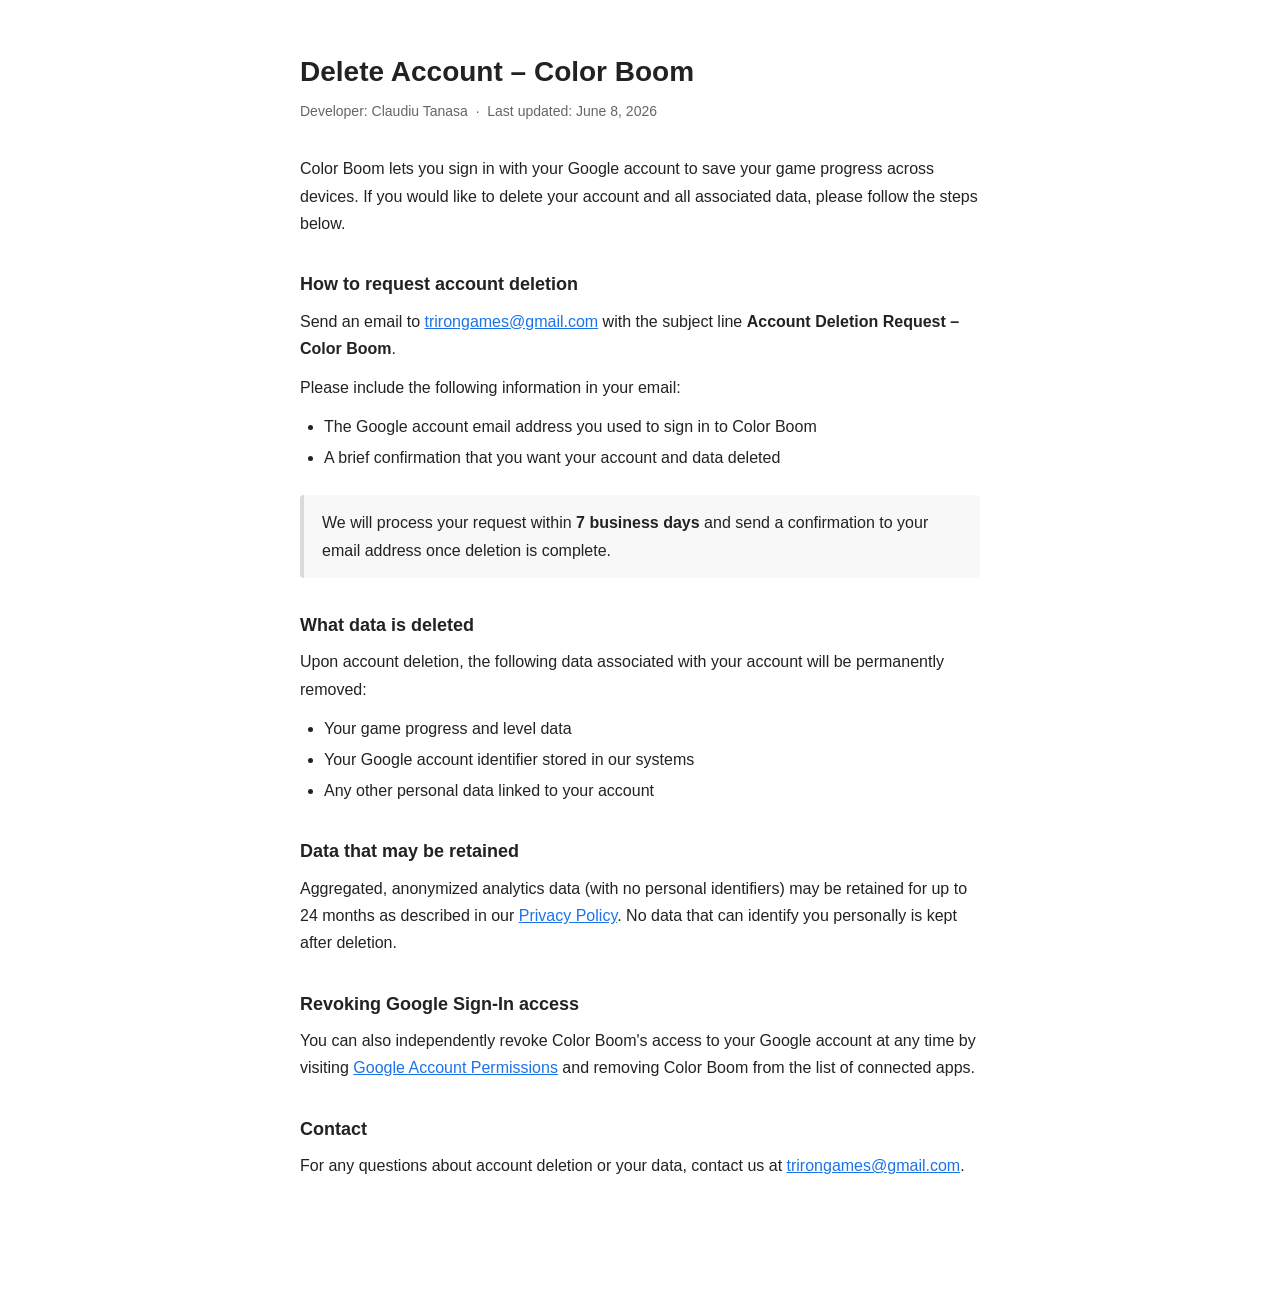
<file: delete-account.html>
<!DOCTYPE html>
<html lang="en">
<head>
    <meta charset="UTF-8">
    <meta name="viewport" content="width=device-width, initial-scale=1.0">
    <title>Delete Account – Color Boom</title>
    <style>
        body {
            font-family: -apple-system, BlinkMacSystemFont, "Segoe UI", Roboto, Helvetica, Arial, sans-serif;
            max-width: 680px;
            margin: 48px auto;
            padding: 0 24px 64px;
            color: #222;
            line-height: 1.7;
            font-size: 16px;
        }
        h1 {
            font-size: 28px;
            margin-bottom: 4px;
        }
        h2 {
            font-size: 18px;
            margin-top: 32px;
            margin-bottom: 8px;
        }
        p { margin: 0 0 12px; }
        ul {
            margin: 0 0 12px;
            padding-left: 24px;
        }
        li { margin-bottom: 4px; }
        a { color: #1a73e8; }
        .meta {
            color: #666;
            font-size: 14px;
            margin-bottom: 32px;
        }
        .notice {
            background: #f8f8f8;
            border-left: 4px solid #dadada;
            padding: 14px 18px;
            border-radius: 4px;
            margin: 24px 0;
        }
    </style>
</head>
<body>

    <h1>Delete Account – Color Boom</h1>
    <p class="meta">Developer: Claudiu Tanasa &nbsp;·&nbsp; Last updated: June 8, 2026</p>

    <p>
        Color Boom lets you sign in with your Google account to save your game progress across devices.
        If you would like to delete your account and all associated data, please follow the steps below.
    </p>

    <h2>How to request account deletion</h2>
    <p>Send an email to <a href="mailto:trirongames@gmail.com">trirongames@gmail.com</a> with the subject line <strong>Account Deletion Request – Color Boom</strong>.</p>
    <p>Please include the following information in your email:</p>
    <ul>
        <li>The Google account email address you used to sign in to Color Boom</li>
        <li>A brief confirmation that you want your account and data deleted</li>
    </ul>

    <div class="notice">
        We will process your request within <strong>7 business days</strong> and send a confirmation to your email address once deletion is complete.
    </div>

    <h2>What data is deleted</h2>
    <p>Upon account deletion, the following data associated with your account will be permanently removed:</p>
    <ul>
        <li>Your game progress and level data</li>
        <li>Your Google account identifier stored in our systems</li>
        <li>Any other personal data linked to your account</li>
    </ul>

    <h2>Data that may be retained</h2>
    <p>
        Aggregated, anonymized analytics data (with no personal identifiers) may be retained for up to 24 months
        as described in our <a href="privacy-policy.html">Privacy Policy</a>.
        No data that can identify you personally is kept after deletion.
    </p>

    <h2>Revoking Google Sign-In access</h2>
    <p>
        You can also independently revoke Color Boom's access to your Google account at any time by visiting
        <a href="https://myaccount.google.com/permissions" target="_blank" rel="noopener">Google Account Permissions</a>
        and removing Color Boom from the list of connected apps.
    </p>

    <h2>Contact</h2>
    <p>
        For any questions about account deletion or your data, contact us at
        <a href="mailto:trirongames@gmail.com">trirongames@gmail.com</a>.
    </p>

</body>
</html>
</file>
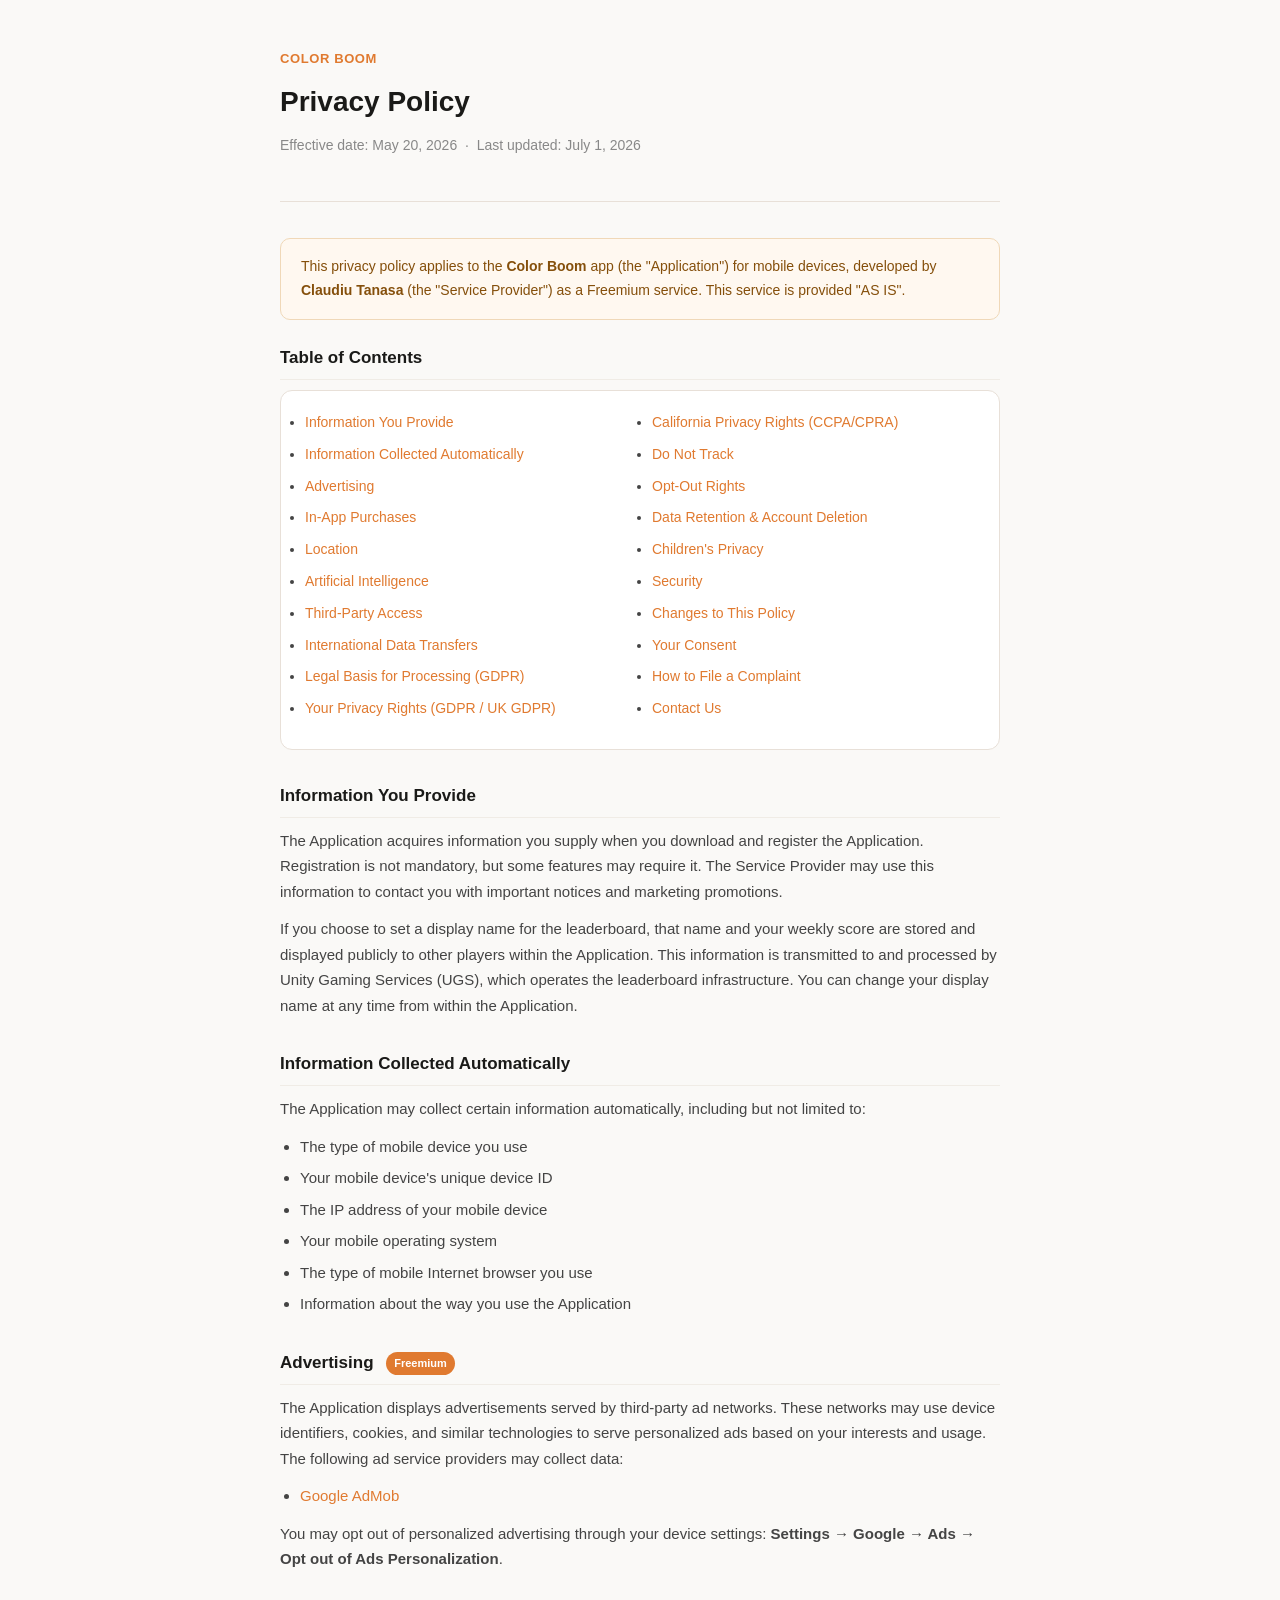
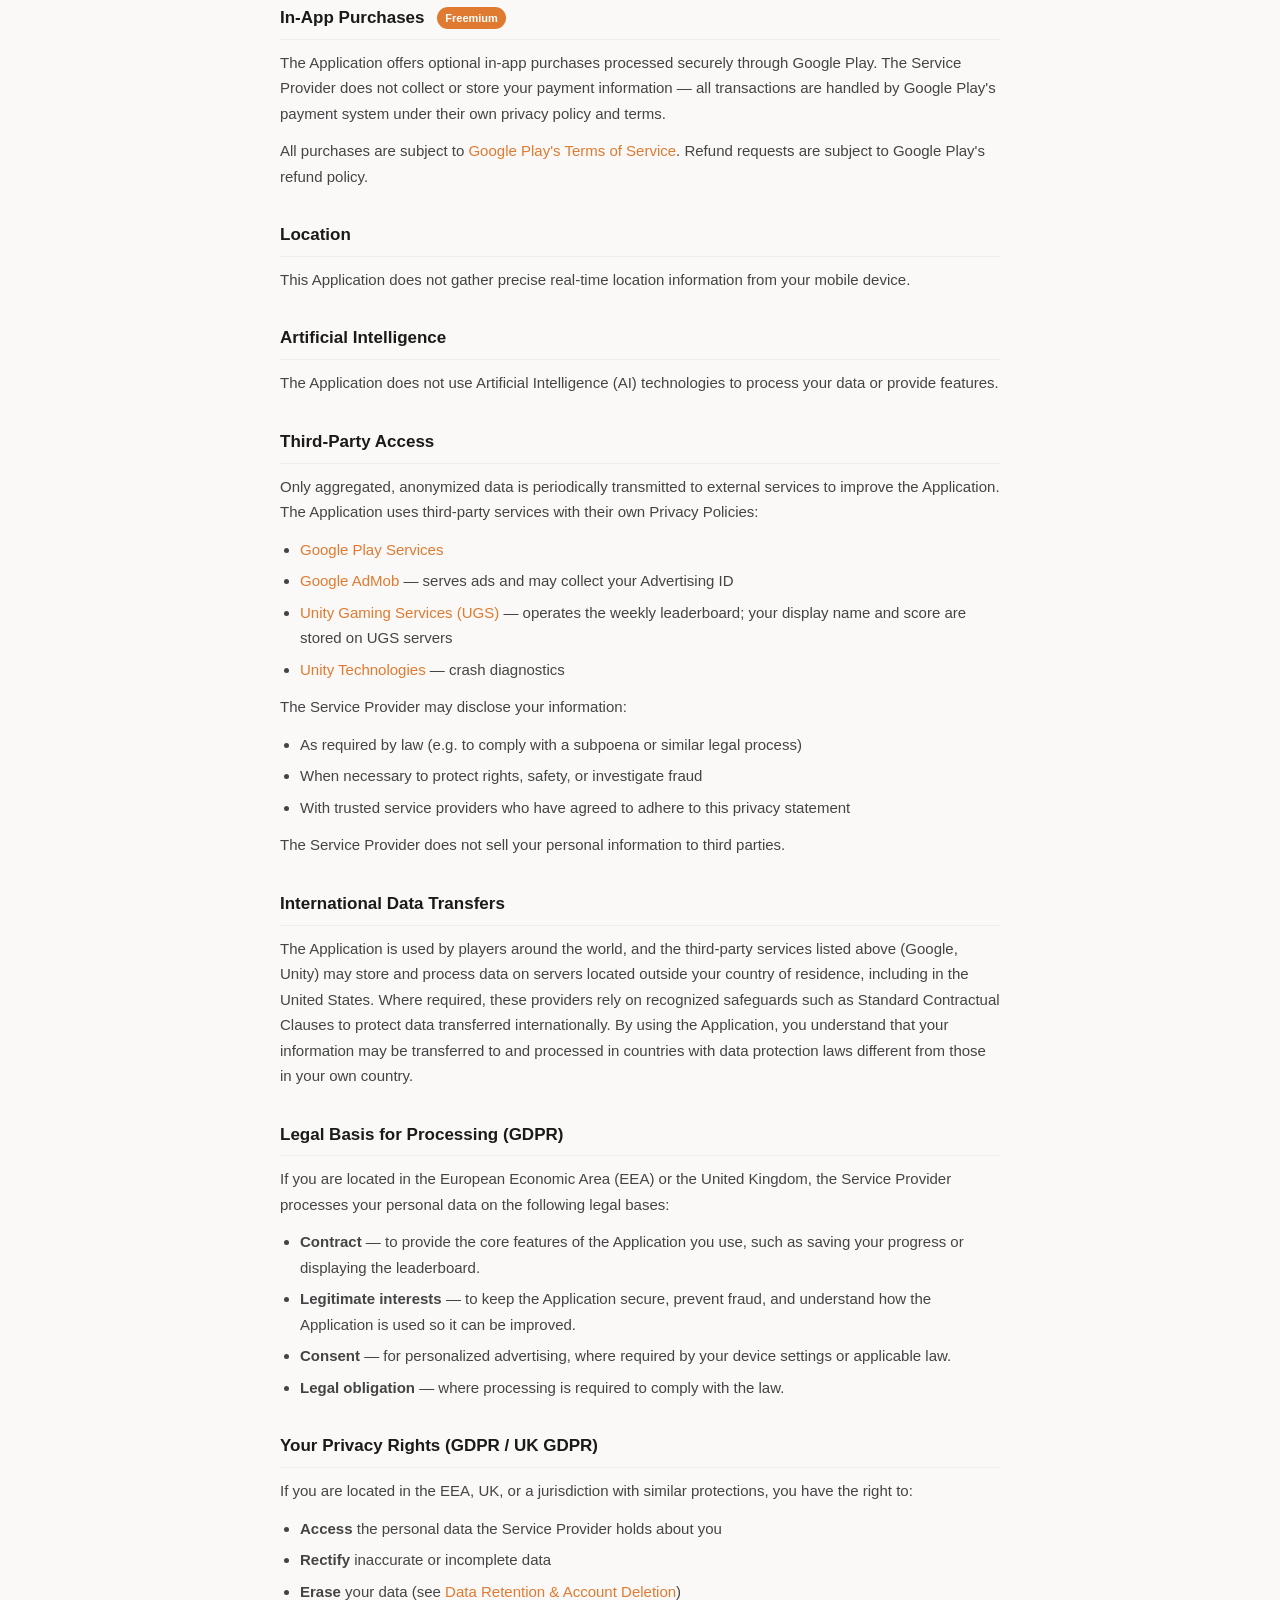
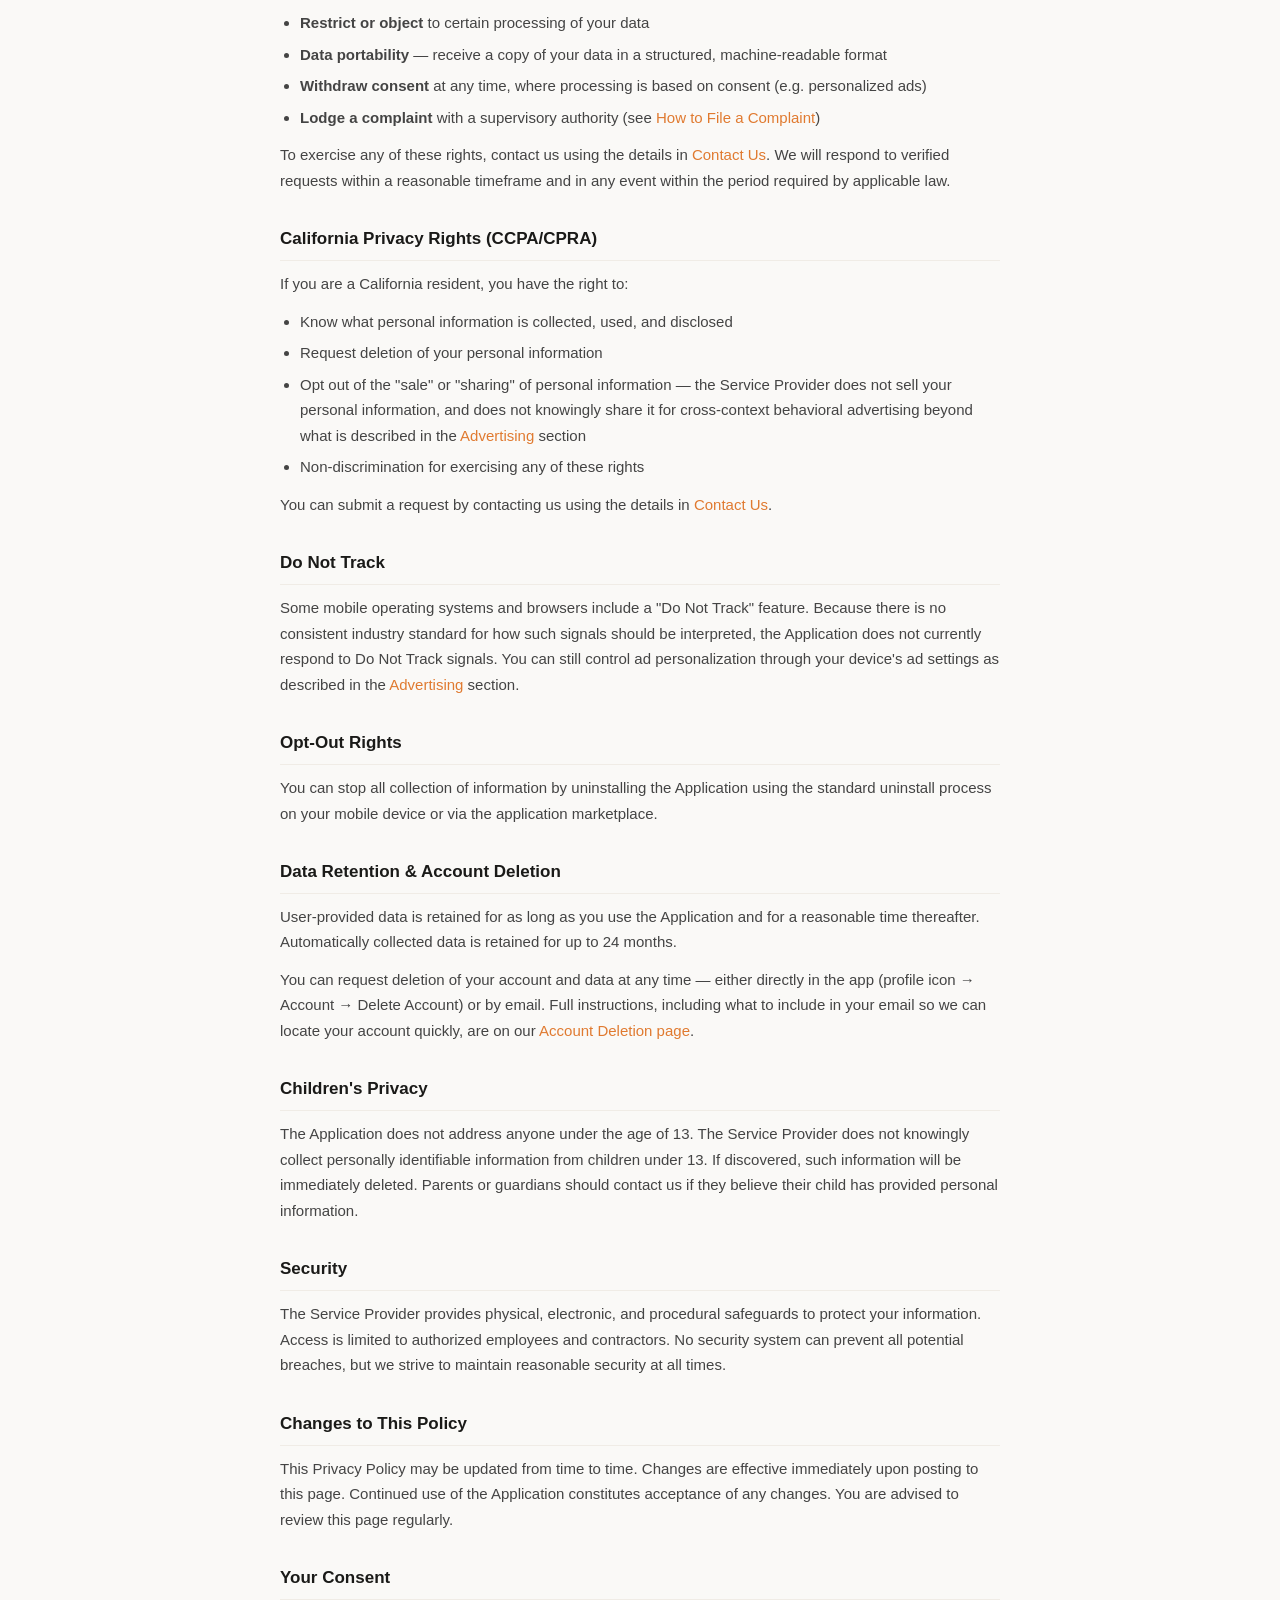
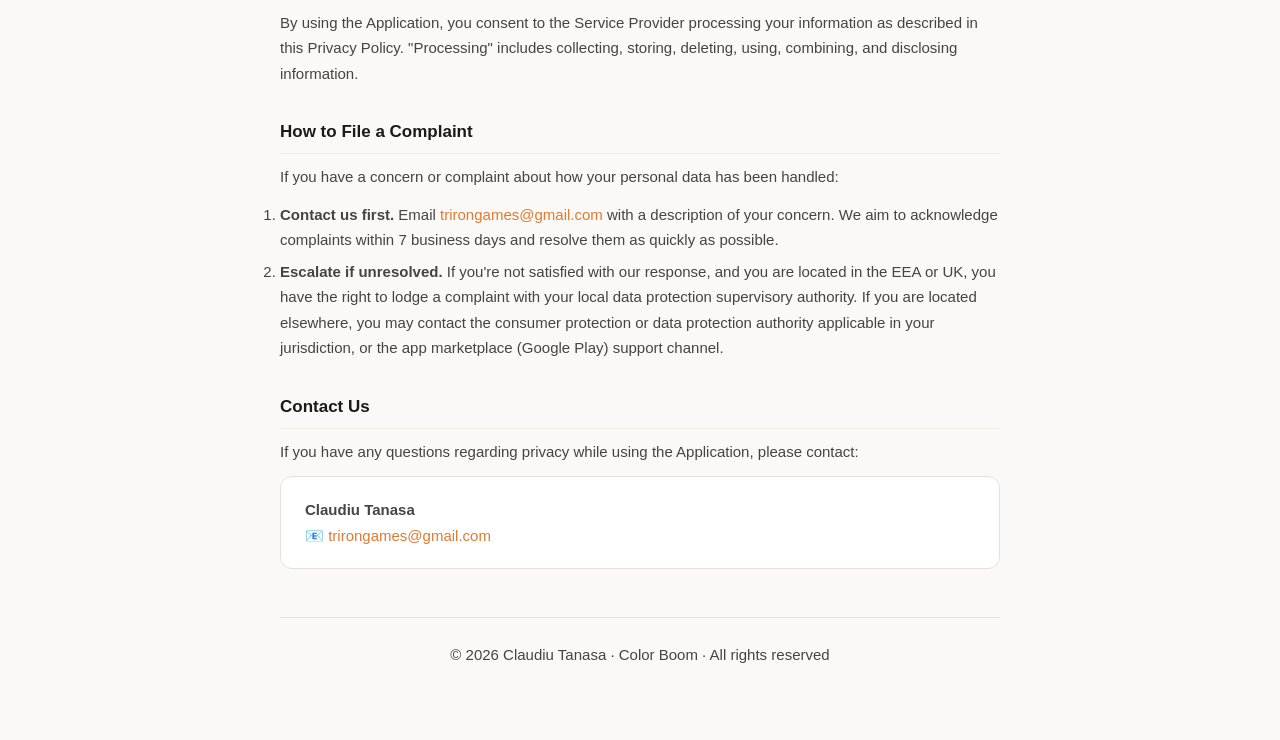
<file: privacy-policy.html>
<!DOCTYPE html>
<html lang="en">
<head>
<meta charset="UTF-8">
<meta name="viewport" content="width=device-width, initial-scale=1.0">
<title>Privacy Policy — Color Boom</title>
<style>
  * { box-sizing: border-box; margin: 0; padding: 0; }
  body { font-family: -apple-system, BlinkMacSystemFont, 'Segoe UI', sans-serif; background: #faf9f7; color: #2c2c2a; line-height: 1.7; padding: 0 16px 60px; }
  .wrap { max-width: 720px; margin: 0 auto; }
  header { padding: 48px 0 32px; border-bottom: 1px solid #e8e0d8; margin-bottom: 36px; }
  .app-name { font-size: 13px; font-weight: 600; letter-spacing: .6px; text-transform: uppercase; color: #e07a30; margin-bottom: 8px; }
  h1 { font-size: 28px; font-weight: 600; color: #1a1a18; margin-bottom: 8px; }
  .meta { font-size: 14px; color: #888; }
  section { margin-bottom: 32px; }
  h2 { font-size: 17px; font-weight: 600; color: #1a1a18; margin-bottom: 10px; padding-bottom: 6px; border-bottom: 1px solid #f0ece6; }
  h3 { font-size: 15px; font-weight: 600; color: #1a1a18; margin: 16px 0 6px; }
  p { font-size: 15px; color: #444; margin-bottom: 12px; }
  ul { padding-left: 20px; margin-bottom: 12px; }
  li { font-size: 15px; color: #444; margin-bottom: 6px; }
  a { color: #e07a30; text-decoration: none; }
  a:hover { text-decoration: underline; }
  .contact-box { background: #fff; border: 1px solid #e8e0d8; border-radius: 12px; padding: 20px 24px; margin-top: 8px; }
  .contact-box p { margin: 0; }
  .notice { background: #fff8f0; border: 1px solid #f0d8b8; border-radius: 10px; padding: 16px 20px; margin-bottom: 24px; }
  .notice p { margin: 0; font-size: 14px; color: #854f0b; }
  .badge { display: inline-block; background: #e07a30; color: #fff; font-size: 11px; font-weight: 600; padding: 2px 8px; border-radius: 20px; margin-left: 8px; vertical-align: middle; }
  .toc { background: #fff; border: 1px solid #e8e0d8; border-radius: 12px; padding: 20px 24px; columns: 2; column-gap: 24px; }
  .toc li { font-size: 14px; margin-bottom: 8px; break-inside: avoid; }
  footer { margin-top: 48px; padding-top: 24px; border-top: 1px solid #e8e0d8; font-size: 13px; color: #aaa; text-align: center; }
  @media (max-width: 480px) { .toc { columns: 1; } }
</style>
</head>
<body>
<div class="wrap">

  <header>
    <div class="app-name">Color Boom</div>
    <h1>Privacy Policy</h1>
    <p class="meta">Effective date: May 20, 2026 &nbsp;·&nbsp; Last updated: July 1, 2026</p>
  </header>

  <div class="notice">
    <p>This privacy policy applies to the <strong>Color Boom</strong> app (the "Application") for mobile devices, developed by <strong>Claudiu Tanasa</strong> (the "Service Provider") as a Freemium service. This service is provided "AS IS".</p>
  </div>

  <section>
    <h2>Table of Contents</h2>
    <ul class="toc">
      <li><a href="#info-provided">Information You Provide</a></li>
      <li><a href="#info-auto">Information Collected Automatically</a></li>
      <li><a href="#advertising">Advertising</a></li>
      <li><a href="#iap">In-App Purchases</a></li>
      <li><a href="#location">Location</a></li>
      <li><a href="#ai">Artificial Intelligence</a></li>
      <li><a href="#third-party">Third-Party Access</a></li>
      <li><a href="#international">International Data Transfers</a></li>
      <li><a href="#legal-basis">Legal Basis for Processing (GDPR)</a></li>
      <li><a href="#your-rights">Your Privacy Rights (GDPR / UK GDPR)</a></li>
      <li><a href="#ccpa">California Privacy Rights (CCPA/CPRA)</a></li>
      <li><a href="#dnt">Do Not Track</a></li>
      <li><a href="#opt-out">Opt-Out Rights</a></li>
      <li><a href="#retention">Data Retention &amp; Account Deletion</a></li>
      <li><a href="#children">Children's Privacy</a></li>
      <li><a href="#security">Security</a></li>
      <li><a href="#changes">Changes to This Policy</a></li>
      <li><a href="#consent">Your Consent</a></li>
      <li><a href="#complaints">How to File a Complaint</a></li>
      <li><a href="#contact">Contact Us</a></li>
    </ul>
  </section>

  <section id="info-provided">
    <h2>Information You Provide</h2>
    <p>The Application acquires information you supply when you download and register the Application. Registration is not mandatory, but some features may require it. The Service Provider may use this information to contact you with important notices and marketing promotions.</p>
    <p>If you choose to set a display name for the leaderboard, that name and your weekly score are stored and displayed publicly to other players within the Application. This information is transmitted to and processed by Unity Gaming Services (UGS), which operates the leaderboard infrastructure. You can change your display name at any time from within the Application.</p>
  </section>

  <section id="info-auto">
    <h2>Information Collected Automatically</h2>
    <p>The Application may collect certain information automatically, including but not limited to:</p>
    <ul>
      <li>The type of mobile device you use</li>
      <li>Your mobile device's unique device ID</li>
      <li>The IP address of your mobile device</li>
      <li>Your mobile operating system</li>
      <li>The type of mobile Internet browser you use</li>
      <li>Information about the way you use the Application</li>
    </ul>
  </section>

  <section id="advertising">
    <h2>Advertising <span class="badge">Freemium</span></h2>
    <p>The Application displays advertisements served by third-party ad networks. These networks may use device identifiers, cookies, and similar technologies to serve personalized ads based on your interests and usage. The following ad service providers may collect data:</p>
    <ul>
      <li><a href="https://policies.google.com/privacy" target="_blank">Google AdMob</a></li>
    </ul>
    <p>You may opt out of personalized advertising through your device settings: <strong>Settings → Google → Ads → Opt out of Ads Personalization</strong>.</p>
  </section>

  <section id="iap">
    <h2>In-App Purchases <span class="badge">Freemium</span></h2>
    <p>The Application offers optional in-app purchases processed securely through Google Play. The Service Provider does not collect or store your payment information — all transactions are handled by Google Play's payment system under their own privacy policy and terms.</p>
    <p>All purchases are subject to <a href="https://play.google.com/about/play-terms/" target="_blank">Google Play's Terms of Service</a>. Refund requests are subject to Google Play's refund policy.</p>
  </section>

  <section id="location">
    <h2>Location</h2>
    <p>This Application does not gather precise real-time location information from your mobile device.</p>
  </section>

  <section id="ai">
    <h2>Artificial Intelligence</h2>
    <p>The Application does not use Artificial Intelligence (AI) technologies to process your data or provide features.</p>
  </section>

  <section id="third-party">
    <h2>Third-Party Access</h2>
    <p>Only aggregated, anonymized data is periodically transmitted to external services to improve the Application. The Application uses third-party services with their own Privacy Policies:</p>
    <ul>
      <li><a href="https://www.google.com/policies/privacy/" target="_blank">Google Play Services</a></li>
      <li><a href="https://policies.google.com/privacy" target="_blank">Google AdMob</a> — serves ads and may collect your Advertising ID</li>
      <li><a href="https://unity.com/legal/game-player-and-app-user-privacy-policy" target="_blank">Unity Gaming Services (UGS)</a> — operates the weekly leaderboard; your display name and score are stored on UGS servers</li>
      <li><a href="https://unity3d.com/legal/privacy-policy" target="_blank">Unity Technologies</a> — crash diagnostics</li>
    </ul>
    <p>The Service Provider may disclose your information:</p>
    <ul>
      <li>As required by law (e.g. to comply with a subpoena or similar legal process)</li>
      <li>When necessary to protect rights, safety, or investigate fraud</li>
      <li>With trusted service providers who have agreed to adhere to this privacy statement</li>
    </ul>
    <p>The Service Provider does not sell your personal information to third parties.</p>
  </section>

  <section id="international">
    <h2>International Data Transfers</h2>
    <p>The Application is used by players around the world, and the third-party services listed above (Google, Unity) may store and process data on servers located outside your country of residence, including in the United States. Where required, these providers rely on recognized safeguards such as Standard Contractual Clauses to protect data transferred internationally. By using the Application, you understand that your information may be transferred to and processed in countries with data protection laws different from those in your own country.</p>
  </section>

  <section id="legal-basis">
    <h2>Legal Basis for Processing (GDPR)</h2>
    <p>If you are located in the European Economic Area (EEA) or the United Kingdom, the Service Provider processes your personal data on the following legal bases:</p>
    <ul>
      <li><strong>Contract</strong> — to provide the core features of the Application you use, such as saving your progress or displaying the leaderboard.</li>
      <li><strong>Legitimate interests</strong> — to keep the Application secure, prevent fraud, and understand how the Application is used so it can be improved.</li>
      <li><strong>Consent</strong> — for personalized advertising, where required by your device settings or applicable law.</li>
      <li><strong>Legal obligation</strong> — where processing is required to comply with the law.</li>
    </ul>
  </section>

  <section id="your-rights">
    <h2>Your Privacy Rights (GDPR / UK GDPR)</h2>
    <p>If you are located in the EEA, UK, or a jurisdiction with similar protections, you have the right to:</p>
    <ul>
      <li><strong>Access</strong> the personal data the Service Provider holds about you</li>
      <li><strong>Rectify</strong> inaccurate or incomplete data</li>
      <li><strong>Erase</strong> your data (see <a href="#retention">Data Retention &amp; Account Deletion</a>)</li>
      <li><strong>Restrict or object</strong> to certain processing of your data</li>
      <li><strong>Data portability</strong> — receive a copy of your data in a structured, machine-readable format</li>
      <li><strong>Withdraw consent</strong> at any time, where processing is based on consent (e.g. personalized ads)</li>
      <li><strong>Lodge a complaint</strong> with a supervisory authority (see <a href="#complaints">How to File a Complaint</a>)</li>
    </ul>
    <p>To exercise any of these rights, contact us using the details in <a href="#contact">Contact Us</a>. We will respond to verified requests within a reasonable timeframe and in any event within the period required by applicable law.</p>
  </section>

  <section id="ccpa">
    <h2>California Privacy Rights (CCPA/CPRA)</h2>
    <p>If you are a California resident, you have the right to:</p>
    <ul>
      <li>Know what personal information is collected, used, and disclosed</li>
      <li>Request deletion of your personal information</li>
      <li>Opt out of the "sale" or "sharing" of personal information — the Service Provider does not sell your personal information, and does not knowingly share it for cross-context behavioral advertising beyond what is described in the <a href="#advertising">Advertising</a> section</li>
      <li>Non-discrimination for exercising any of these rights</li>
    </ul>
    <p>You can submit a request by contacting us using the details in <a href="#contact">Contact Us</a>.</p>
  </section>

  <section id="dnt">
    <h2>Do Not Track</h2>
    <p>Some mobile operating systems and browsers include a "Do Not Track" feature. Because there is no consistent industry standard for how such signals should be interpreted, the Application does not currently respond to Do Not Track signals. You can still control ad personalization through your device's ad settings as described in the <a href="#advertising">Advertising</a> section.</p>
  </section>

  <section id="opt-out">
    <h2>Opt-Out Rights</h2>
    <p>You can stop all collection of information by uninstalling the Application using the standard uninstall process on your mobile device or via the application marketplace.</p>
  </section>

  <section id="retention">
    <h2>Data Retention &amp; Account Deletion</h2>
    <p>User-provided data is retained for as long as you use the Application and for a reasonable time thereafter. Automatically collected data is retained for up to 24 months.</p>
    <p>You can request deletion of your account and data at any time — either directly in the app (profile icon → Account → Delete Account) or by email. Full instructions, including what to include in your email so we can locate your account quickly, are on our <a href="delete-account.html">Account Deletion page</a>.</p>
  </section>

  <section id="children">
    <h2>Children's Privacy</h2>
    <p>The Application does not address anyone under the age of 13. The Service Provider does not knowingly collect personally identifiable information from children under 13. If discovered, such information will be immediately deleted. Parents or guardians should contact us if they believe their child has provided personal information.</p>
  </section>

  <section id="security">
    <h2>Security</h2>
    <p>The Service Provider provides physical, electronic, and procedural safeguards to protect your information. Access is limited to authorized employees and contractors. No security system can prevent all potential breaches, but we strive to maintain reasonable security at all times.</p>
  </section>

  <section id="changes">
    <h2>Changes to This Policy</h2>
    <p>This Privacy Policy may be updated from time to time. Changes are effective immediately upon posting to this page. Continued use of the Application constitutes acceptance of any changes. You are advised to review this page regularly.</p>
  </section>

  <section id="consent">
    <h2>Your Consent</h2>
    <p>By using the Application, you consent to the Service Provider processing your information as described in this Privacy Policy. "Processing" includes collecting, storing, deleting, using, combining, and disclosing information.</p>
  </section>

  <section id="complaints">
    <h2>How to File a Complaint</h2>
    <p>If you have a concern or complaint about how your personal data has been handled:</p>
    <ol>
      <li><strong>Contact us first.</strong> Email <a href="mailto:trirongames@gmail.com">trirongames@gmail.com</a> with a description of your concern. We aim to acknowledge complaints within 7 business days and resolve them as quickly as possible.</li>
      <li><strong>Escalate if unresolved.</strong> If you're not satisfied with our response, and you are located in the EEA or UK, you have the right to lodge a complaint with your local data protection supervisory authority. If you are located elsewhere, you may contact the consumer protection or data protection authority applicable in your jurisdiction, or the app marketplace (Google Play) support channel.</li>
    </ol>
  </section>

  <section id="contact">
    <h2>Contact Us</h2>
    <p>If you have any questions regarding privacy while using the Application, please contact:</p>
    <div class="contact-box">
      <p><strong>Claudiu Tanasa</strong><br>
      📧 <a href="mailto:trirongames@gmail.com">trirongames@gmail.com</a></p>
    </div>
  </section>

  <footer>
    <p>© 2026 Claudiu Tanasa · Color Boom · All rights reserved</p>
  </footer>

</div>
</body>
</html>
</file>
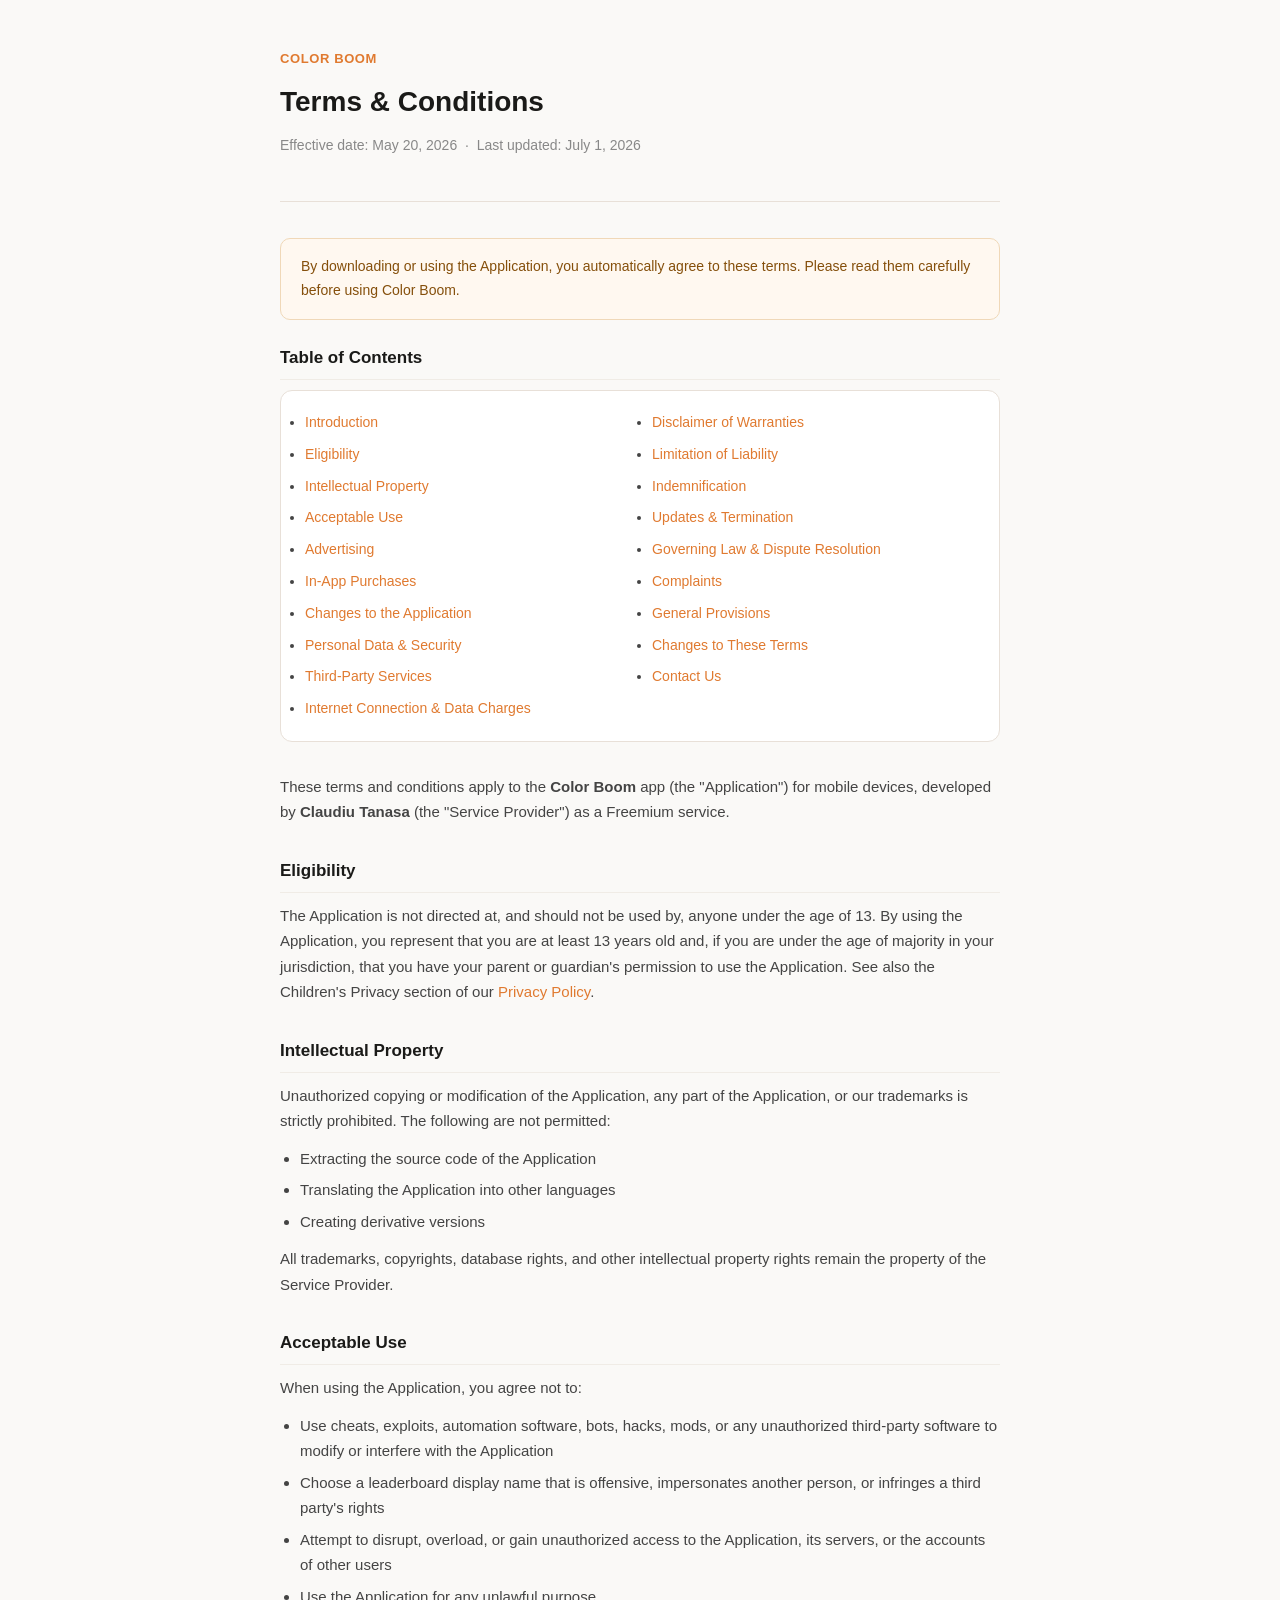
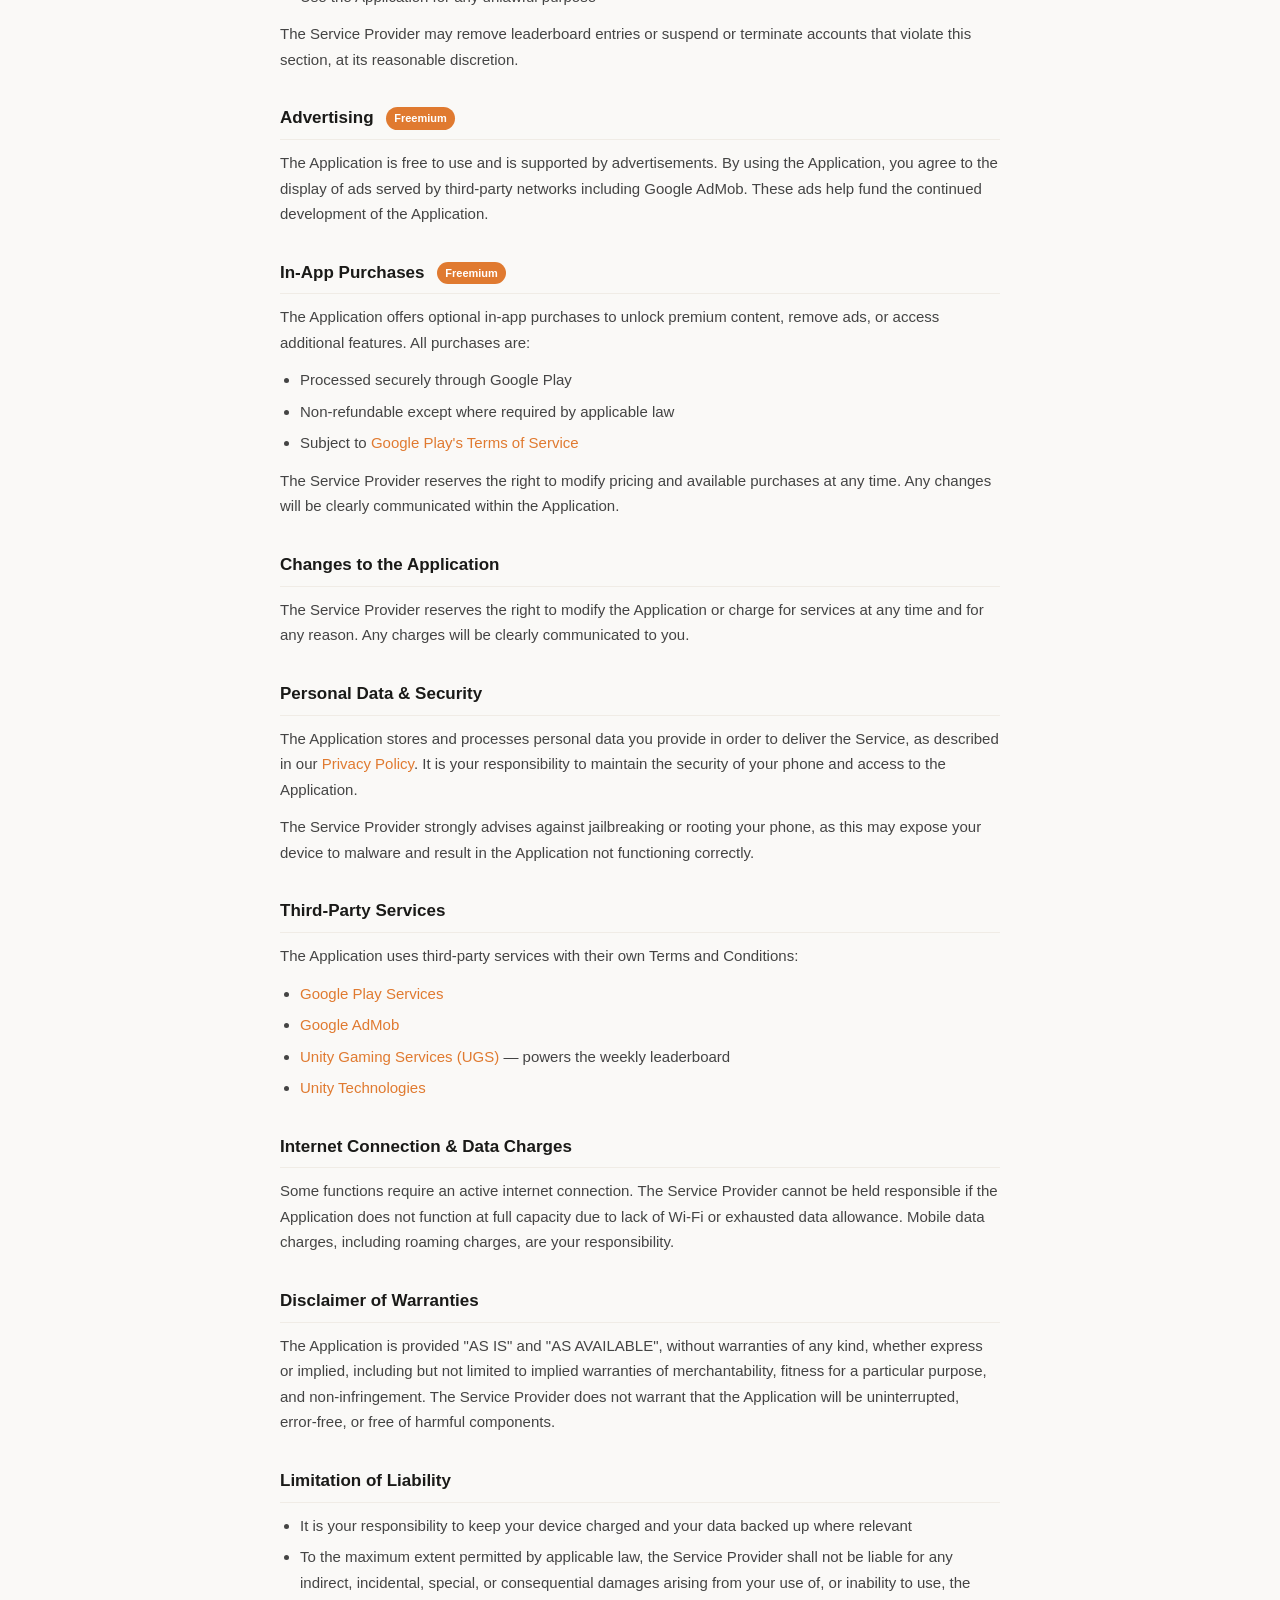
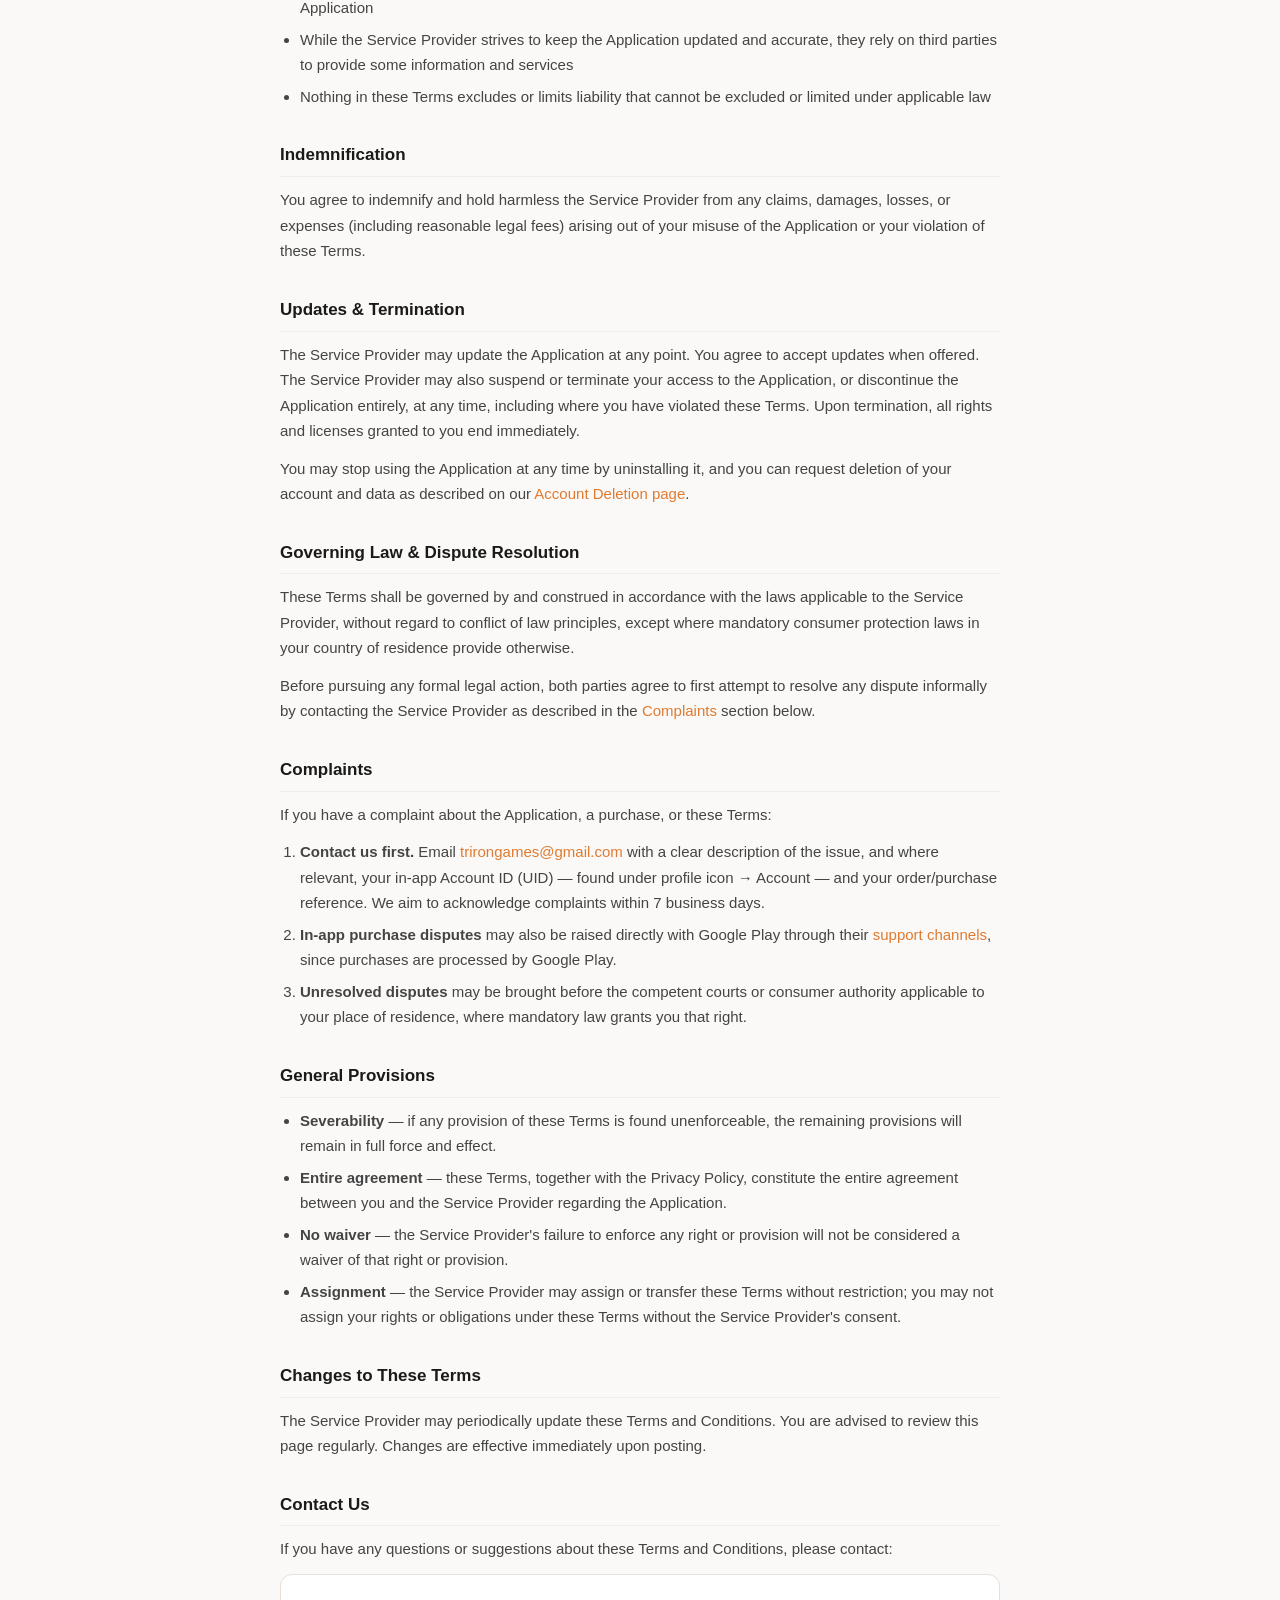
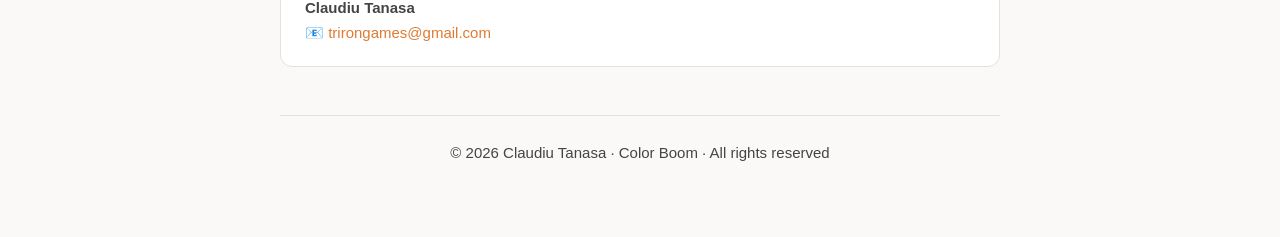
<file: terms.html>
<!DOCTYPE html>
<html lang="en">
<head>
<meta charset="UTF-8">
<meta name="viewport" content="width=device-width, initial-scale=1.0">
<title>Terms & Conditions — Color Boom</title>
<style>
  * { box-sizing: border-box; margin: 0; padding: 0; }
  body { font-family: -apple-system, BlinkMacSystemFont, 'Segoe UI', sans-serif; background: #faf9f7; color: #2c2c2a; line-height: 1.7; padding: 0 16px 60px; }
  .wrap { max-width: 720px; margin: 0 auto; }
  header { padding: 48px 0 32px; border-bottom: 1px solid #e8e0d8; margin-bottom: 36px; }
  .app-name { font-size: 13px; font-weight: 600; letter-spacing: .6px; text-transform: uppercase; color: #e07a30; margin-bottom: 8px; }
  h1 { font-size: 28px; font-weight: 600; color: #1a1a18; margin-bottom: 8px; }
  .meta { font-size: 14px; color: #888; }
  section { margin-bottom: 32px; }
  h2 { font-size: 17px; font-weight: 600; color: #1a1a18; margin-bottom: 10px; padding-bottom: 6px; border-bottom: 1px solid #f0ece6; }
  h3 { font-size: 15px; font-weight: 600; color: #1a1a18; margin: 16px 0 6px; }
  p { font-size: 15px; color: #444; margin-bottom: 12px; }
  ul, ol { padding-left: 20px; margin-bottom: 12px; }
  li { font-size: 15px; color: #444; margin-bottom: 6px; }
  a { color: #e07a30; text-decoration: none; }
  a:hover { text-decoration: underline; }
  .contact-box { background: #fff; border: 1px solid #e8e0d8; border-radius: 12px; padding: 20px 24px; margin-top: 8px; }
  .contact-box p { margin: 0; }
  .notice { background: #fff8f0; border: 1px solid #f0d8b8; border-radius: 10px; padding: 16px 20px; margin-bottom: 24px; }
  .notice p { margin: 0; font-size: 14px; color: #854f0b; }
  .badge { display: inline-block; background: #e07a30; color: #fff; font-size: 11px; font-weight: 600; padding: 2px 8px; border-radius: 20px; margin-left: 8px; vertical-align: middle; }
  .toc { background: #fff; border: 1px solid #e8e0d8; border-radius: 12px; padding: 20px 24px; columns: 2; column-gap: 24px; }
  .toc li { font-size: 14px; margin-bottom: 8px; break-inside: avoid; }
  footer { margin-top: 48px; padding-top: 24px; border-top: 1px solid #e8e0d8; font-size: 13px; color: #aaa; text-align: center; }
  @media (max-width: 480px) { .toc { columns: 1; } }
</style>
</head>
<body>
<div class="wrap">

  <header>
    <div class="app-name">Color Boom</div>
    <h1>Terms &amp; Conditions</h1>
    <p class="meta">Effective date: May 20, 2026 &nbsp;·&nbsp; Last updated: July 1, 2026</p>
  </header>

  <div class="notice">
    <p>By downloading or using the Application, you automatically agree to these terms. Please read them carefully before using Color Boom.</p>
  </div>

  <section>
    <h2>Table of Contents</h2>
    <ul class="toc">
      <li><a href="#intro">Introduction</a></li>
      <li><a href="#eligibility">Eligibility</a></li>
      <li><a href="#ip">Intellectual Property</a></li>
      <li><a href="#acceptable-use">Acceptable Use</a></li>
      <li><a href="#advertising">Advertising</a></li>
      <li><a href="#iap">In-App Purchases</a></li>
      <li><a href="#changes-app">Changes to the Application</a></li>
      <li><a href="#personal-data">Personal Data &amp; Security</a></li>
      <li><a href="#third-party">Third-Party Services</a></li>
      <li><a href="#internet">Internet Connection &amp; Data Charges</a></li>
      <li><a href="#warranty">Disclaimer of Warranties</a></li>
      <li><a href="#liability">Limitation of Liability</a></li>
      <li><a href="#indemnity">Indemnification</a></li>
      <li><a href="#termination">Updates &amp; Termination</a></li>
      <li><a href="#governing-law">Governing Law &amp; Dispute Resolution</a></li>
      <li><a href="#complaints">Complaints</a></li>
      <li><a href="#general">General Provisions</a></li>
      <li><a href="#changes-terms">Changes to These Terms</a></li>
      <li><a href="#contact">Contact Us</a></li>
    </ul>
  </section>

  <section id="intro">
    <p>These terms and conditions apply to the <strong>Color Boom</strong> app (the "Application") for mobile devices, developed by <strong>Claudiu Tanasa</strong> (the "Service Provider") as a Freemium service.</p>
  </section>

  <section id="eligibility">
    <h2>Eligibility</h2>
    <p>The Application is not directed at, and should not be used by, anyone under the age of 13. By using the Application, you represent that you are at least 13 years old and, if you are under the age of majority in your jurisdiction, that you have your parent or guardian's permission to use the Application. See also the Children's Privacy section of our <a href="privacy-policy.html">Privacy Policy</a>.</p>
  </section>

  <section id="ip">
    <h2>Intellectual Property</h2>
    <p>Unauthorized copying or modification of the Application, any part of the Application, or our trademarks is strictly prohibited. The following are not permitted:</p>
    <ul>
      <li>Extracting the source code of the Application</li>
      <li>Translating the Application into other languages</li>
      <li>Creating derivative versions</li>
    </ul>
    <p>All trademarks, copyrights, database rights, and other intellectual property rights remain the property of the Service Provider.</p>
  </section>

  <section id="acceptable-use">
    <h2>Acceptable Use</h2>
    <p>When using the Application, you agree not to:</p>
    <ul>
      <li>Use cheats, exploits, automation software, bots, hacks, mods, or any unauthorized third-party software to modify or interfere with the Application</li>
      <li>Choose a leaderboard display name that is offensive, impersonates another person, or infringes a third party's rights</li>
      <li>Attempt to disrupt, overload, or gain unauthorized access to the Application, its servers, or the accounts of other users</li>
      <li>Use the Application for any unlawful purpose</li>
    </ul>
    <p>The Service Provider may remove leaderboard entries or suspend or terminate accounts that violate this section, at its reasonable discretion.</p>
  </section>

  <section id="advertising">
    <h2>Advertising <span class="badge">Freemium</span></h2>
    <p>The Application is free to use and is supported by advertisements. By using the Application, you agree to the display of ads served by third-party networks including Google AdMob. These ads help fund the continued development of the Application.</p>
  </section>

  <section id="iap">
    <h2>In-App Purchases <span class="badge">Freemium</span></h2>
    <p>The Application offers optional in-app purchases to unlock premium content, remove ads, or access additional features. All purchases are:</p>
    <ul>
      <li>Processed securely through Google Play</li>
      <li>Non-refundable except where required by applicable law</li>
      <li>Subject to <a href="https://play.google.com/about/play-terms/" target="_blank">Google Play's Terms of Service</a></li>
    </ul>
    <p>The Service Provider reserves the right to modify pricing and available purchases at any time. Any changes will be clearly communicated within the Application.</p>
  </section>

  <section id="changes-app">
    <h2>Changes to the Application</h2>
    <p>The Service Provider reserves the right to modify the Application or charge for services at any time and for any reason. Any charges will be clearly communicated to you.</p>
  </section>

  <section id="personal-data">
    <h2>Personal Data &amp; Security</h2>
    <p>The Application stores and processes personal data you provide in order to deliver the Service, as described in our <a href="privacy-policy.html">Privacy Policy</a>. It is your responsibility to maintain the security of your phone and access to the Application.</p>
    <p>The Service Provider strongly advises against jailbreaking or rooting your phone, as this may expose your device to malware and result in the Application not functioning correctly.</p>
  </section>

  <section id="third-party">
    <h2>Third-Party Services</h2>
    <p>The Application uses third-party services with their own Terms and Conditions:</p>
    <ul>
      <li><a href="https://policies.google.com/terms" target="_blank">Google Play Services</a></li>
      <li><a href="https://policies.google.com/terms" target="_blank">Google AdMob</a></li>
      <li><a href="https://unity.com/legal/terms-of-service" target="_blank">Unity Gaming Services (UGS)</a> — powers the weekly leaderboard</li>
      <li><a href="https://unity3d.com/legal/terms-of-service" target="_blank">Unity Technologies</a></li>
    </ul>
  </section>

  <section id="internet">
    <h2>Internet Connection &amp; Data Charges</h2>
    <p>Some functions require an active internet connection. The Service Provider cannot be held responsible if the Application does not function at full capacity due to lack of Wi-Fi or exhausted data allowance. Mobile data charges, including roaming charges, are your responsibility.</p>
  </section>

  <section id="warranty">
    <h2>Disclaimer of Warranties</h2>
    <p>The Application is provided "AS IS" and "AS AVAILABLE", without warranties of any kind, whether express or implied, including but not limited to implied warranties of merchantability, fitness for a particular purpose, and non-infringement. The Service Provider does not warrant that the Application will be uninterrupted, error-free, or free of harmful components.</p>
  </section>

  <section id="liability">
    <h2>Limitation of Liability</h2>
    <ul>
      <li>It is your responsibility to keep your device charged and your data backed up where relevant</li>
      <li>To the maximum extent permitted by applicable law, the Service Provider shall not be liable for any indirect, incidental, special, or consequential damages arising from your use of, or inability to use, the Application</li>
      <li>While the Service Provider strives to keep the Application updated and accurate, they rely on third parties to provide some information and services</li>
      <li>Nothing in these Terms excludes or limits liability that cannot be excluded or limited under applicable law</li>
    </ul>
  </section>

  <section id="indemnity">
    <h2>Indemnification</h2>
    <p>You agree to indemnify and hold harmless the Service Provider from any claims, damages, losses, or expenses (including reasonable legal fees) arising out of your misuse of the Application or your violation of these Terms.</p>
  </section>

  <section id="termination">
    <h2>Updates &amp; Termination</h2>
    <p>The Service Provider may update the Application at any point. You agree to accept updates when offered. The Service Provider may also suspend or terminate your access to the Application, or discontinue the Application entirely, at any time, including where you have violated these Terms. Upon termination, all rights and licenses granted to you end immediately.</p>
    <p>You may stop using the Application at any time by uninstalling it, and you can request deletion of your account and data as described on our <a href="delete-account.html">Account Deletion page</a>.</p>
  </section>

  <section id="governing-law">
    <h2>Governing Law &amp; Dispute Resolution</h2>
    <p>These Terms shall be governed by and construed in accordance with the laws applicable to the Service Provider, without regard to conflict of law principles, except where mandatory consumer protection laws in your country of residence provide otherwise.</p>
    <p>Before pursuing any formal legal action, both parties agree to first attempt to resolve any dispute informally by contacting the Service Provider as described in the <a href="#complaints">Complaints</a> section below.</p>
  </section>

  <section id="complaints">
    <h2>Complaints</h2>
    <p>If you have a complaint about the Application, a purchase, or these Terms:</p>
    <ol>
      <li><strong>Contact us first.</strong> Email <a href="mailto:trirongames@gmail.com">trirongames@gmail.com</a> with a clear description of the issue, and where relevant, your in-app Account ID (UID) — found under profile icon → Account — and your order/purchase reference. We aim to acknowledge complaints within 7 business days.</li>
      <li><strong>In-app purchase disputes</strong> may also be raised directly with Google Play through their <a href="https://support.google.com/googleplay" target="_blank">support channels</a>, since purchases are processed by Google Play.</li>
      <li><strong>Unresolved disputes</strong> may be brought before the competent courts or consumer authority applicable to your place of residence, where mandatory law grants you that right.</li>
    </ol>
  </section>

  <section id="general">
    <h2>General Provisions</h2>
    <ul>
      <li><strong>Severability</strong> — if any provision of these Terms is found unenforceable, the remaining provisions will remain in full force and effect.</li>
      <li><strong>Entire agreement</strong> — these Terms, together with the Privacy Policy, constitute the entire agreement between you and the Service Provider regarding the Application.</li>
      <li><strong>No waiver</strong> — the Service Provider's failure to enforce any right or provision will not be considered a waiver of that right or provision.</li>
      <li><strong>Assignment</strong> — the Service Provider may assign or transfer these Terms without restriction; you may not assign your rights or obligations under these Terms without the Service Provider's consent.</li>
    </ul>
  </section>

  <section id="changes-terms">
    <h2>Changes to These Terms</h2>
    <p>The Service Provider may periodically update these Terms and Conditions. You are advised to review this page regularly. Changes are effective immediately upon posting.</p>
  </section>

  <section id="contact">
    <h2>Contact Us</h2>
    <p>If you have any questions or suggestions about these Terms and Conditions, please contact:</p>
    <div class="contact-box">
      <p><strong>Claudiu Tanasa</strong><br>
      📧 <a href="mailto:trirongames@gmail.com">trirongames@gmail.com</a></p>
    </div>
  </section>

  <footer>
    <p>© 2026 Claudiu Tanasa · Color Boom · All rights reserved</p>
  </footer>

</div>
</body>
</html>
</file>
